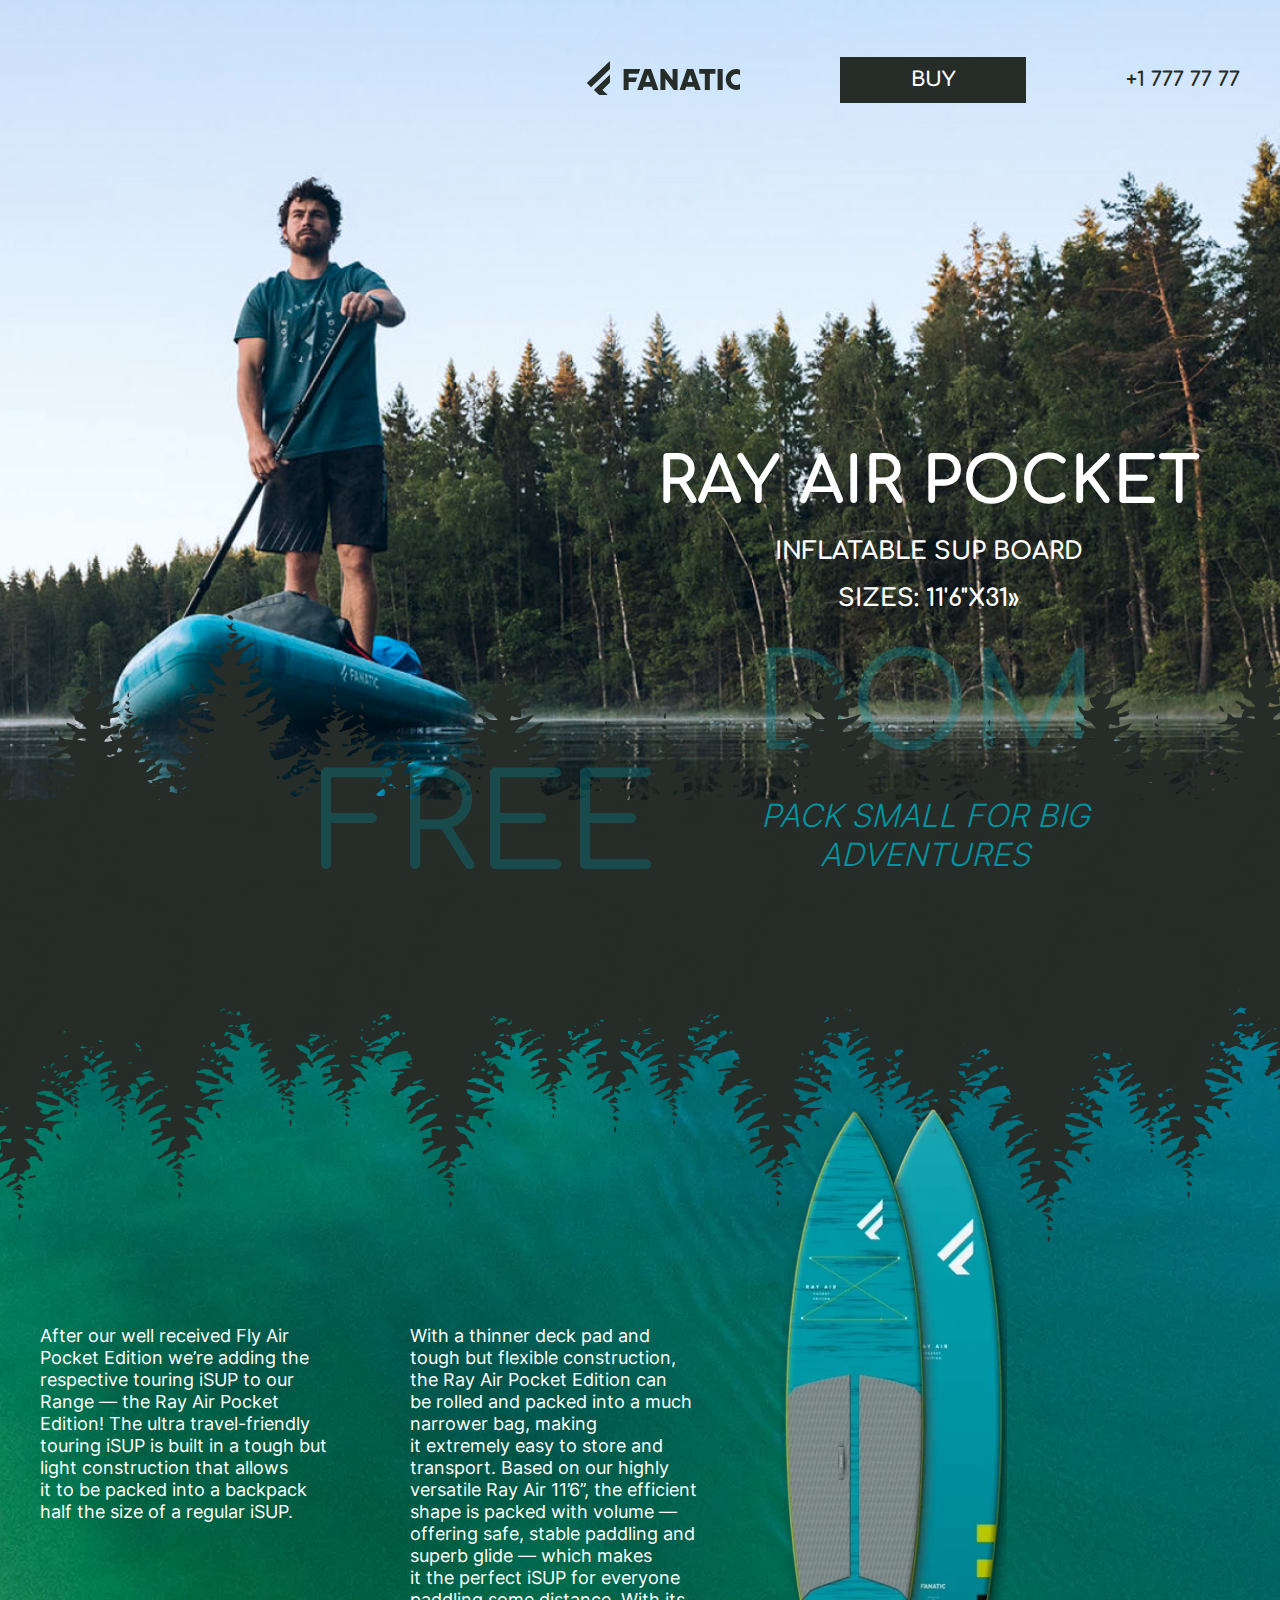
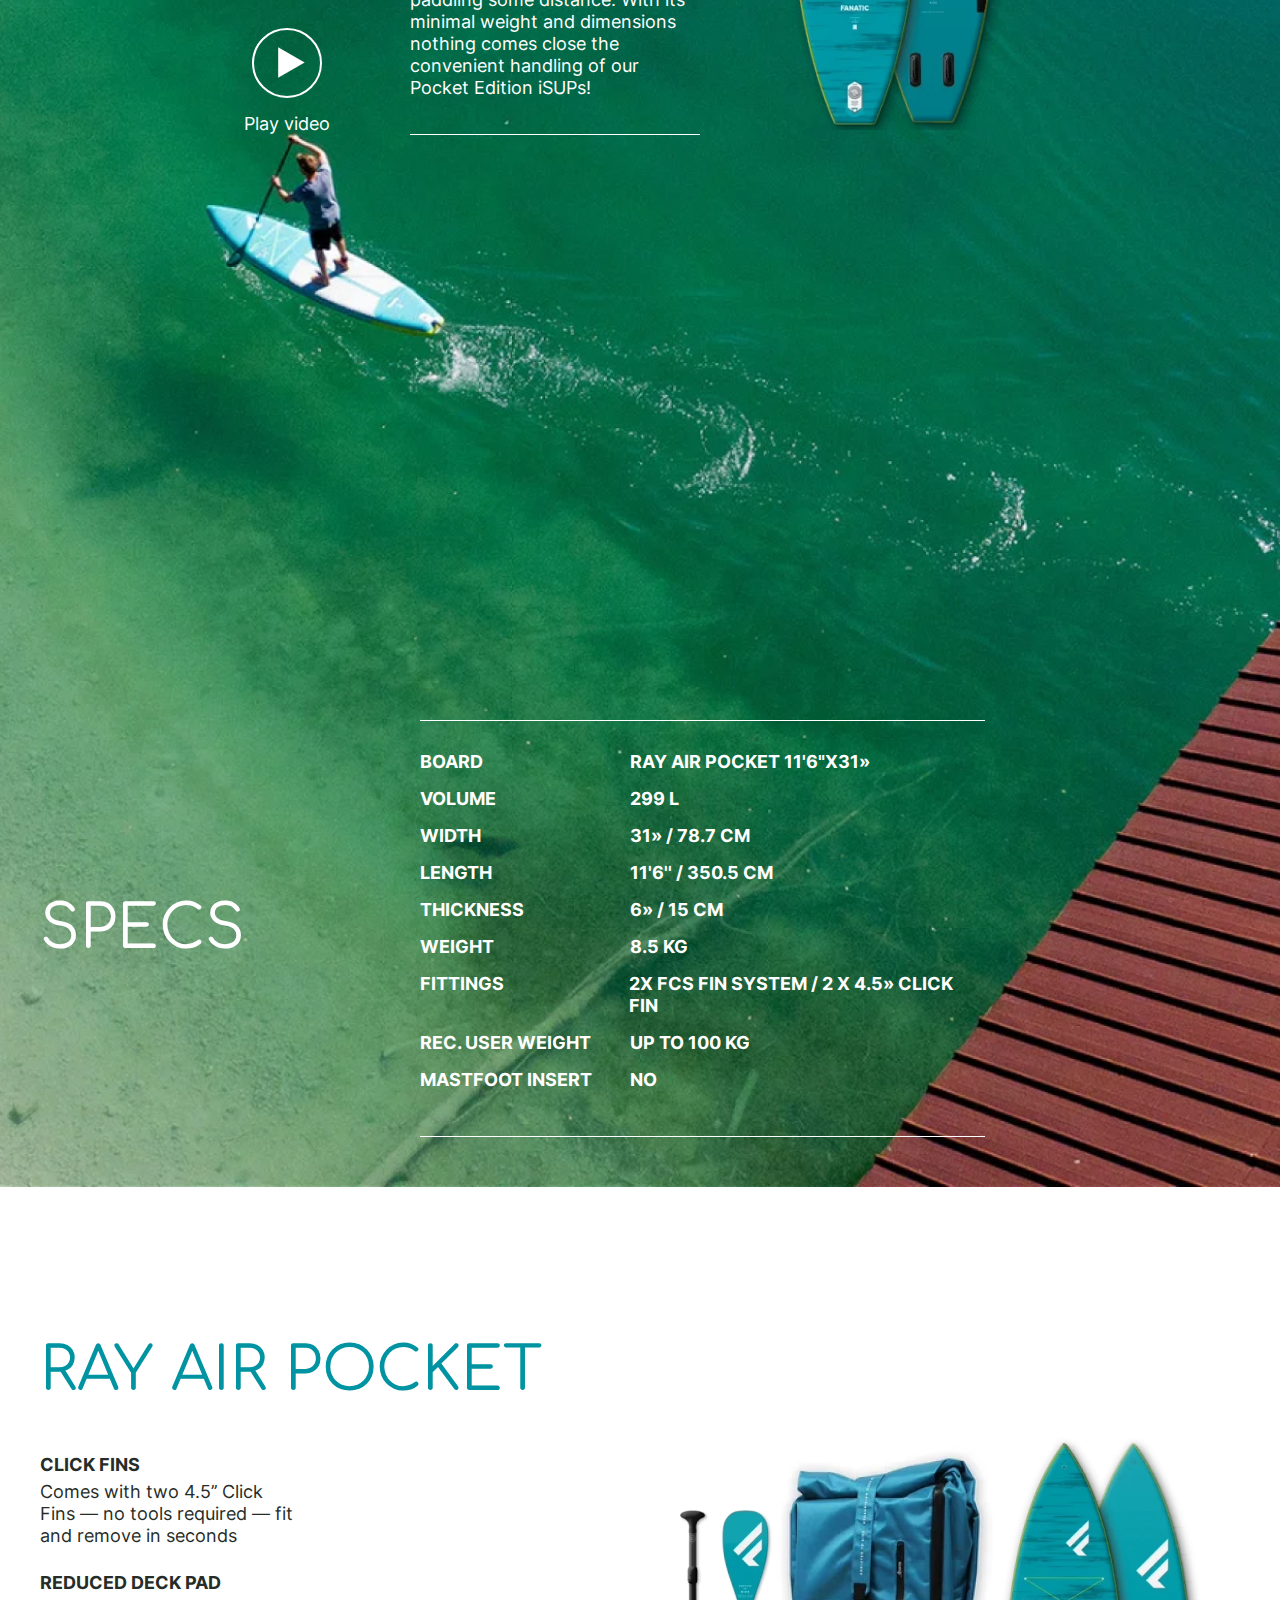
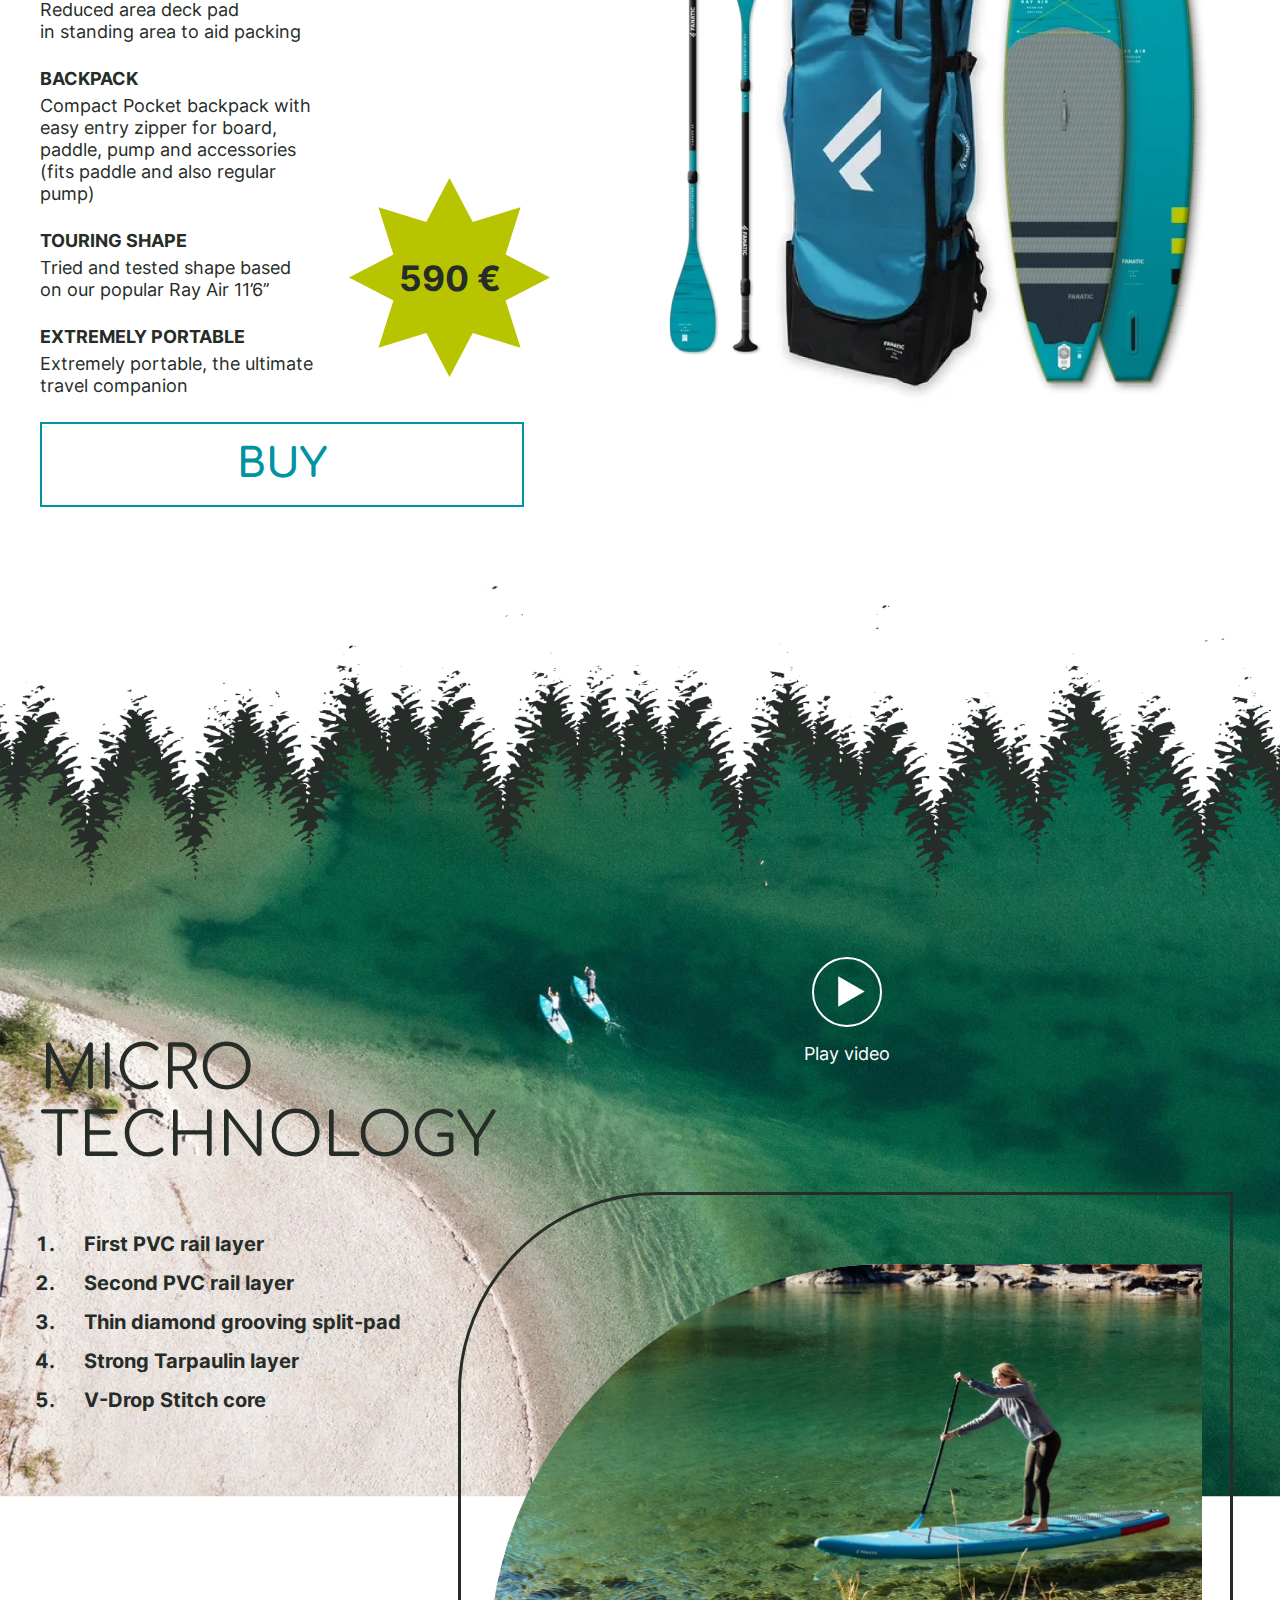
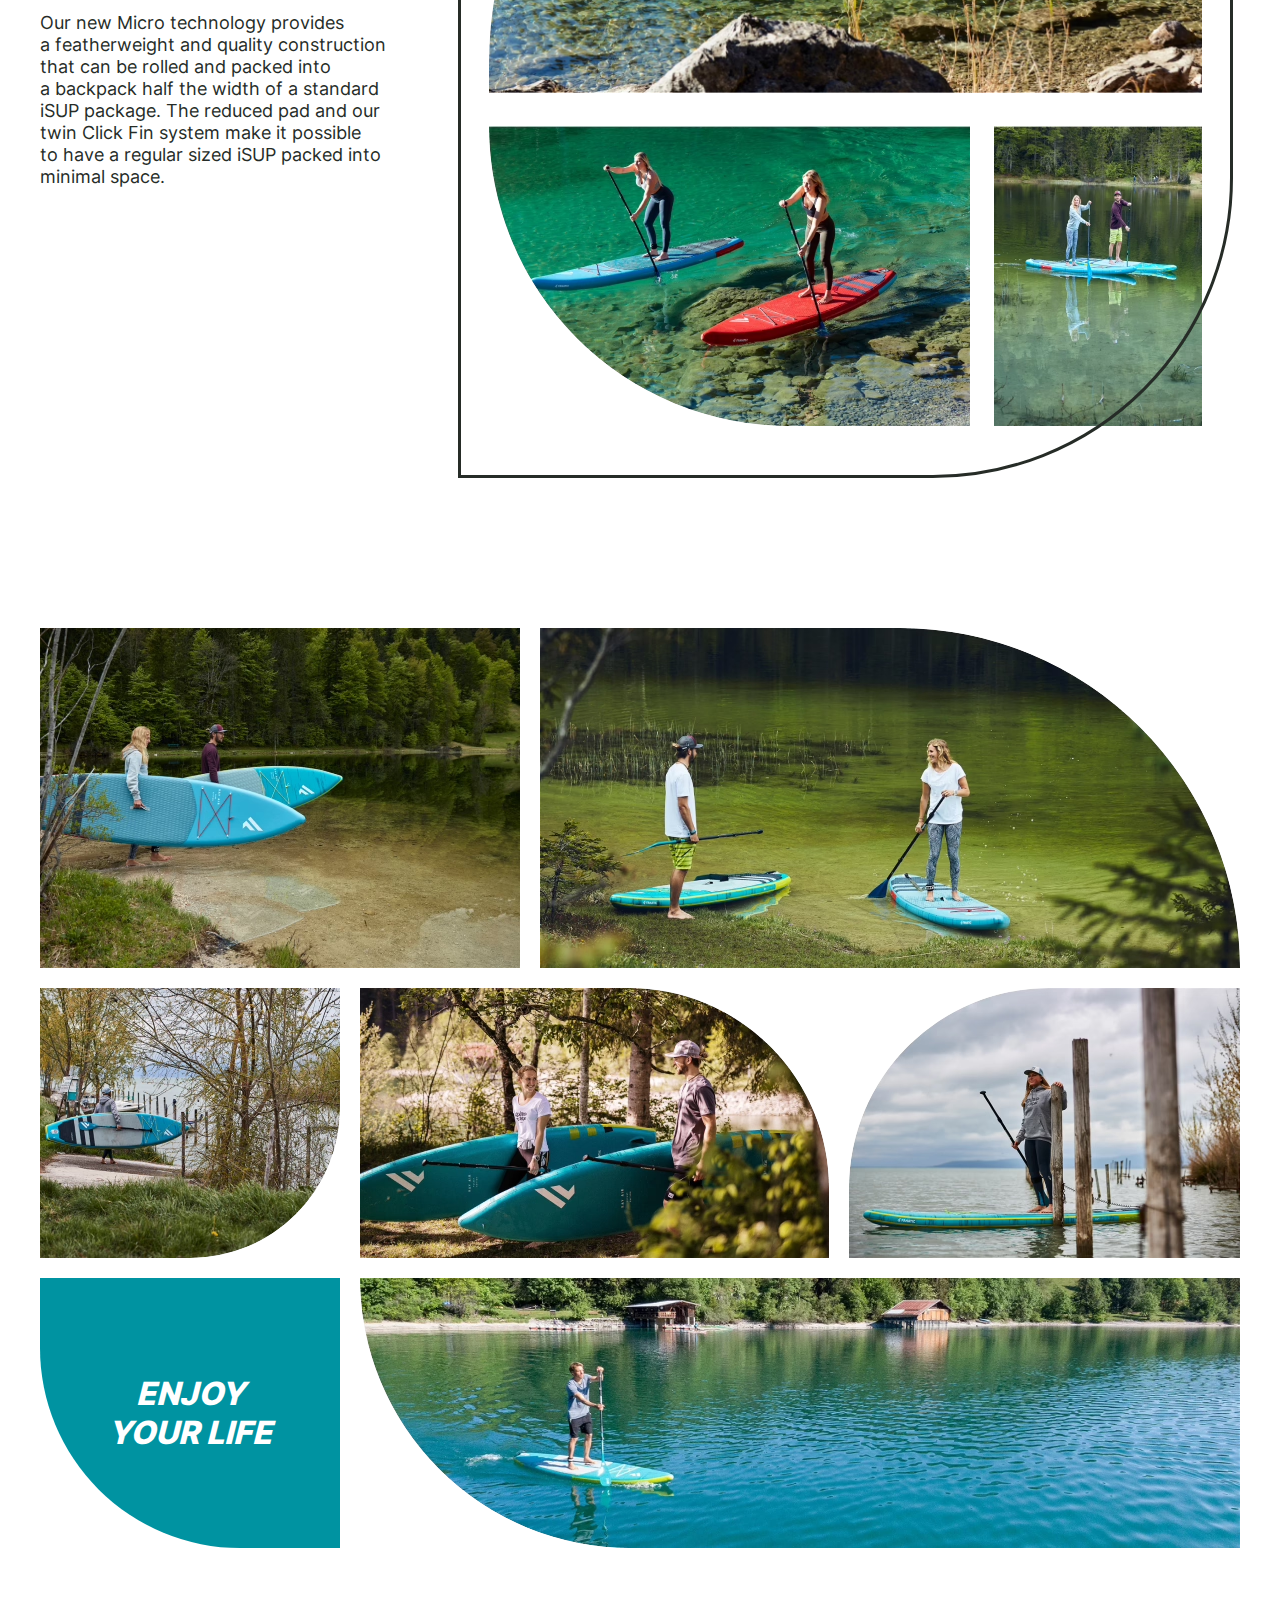
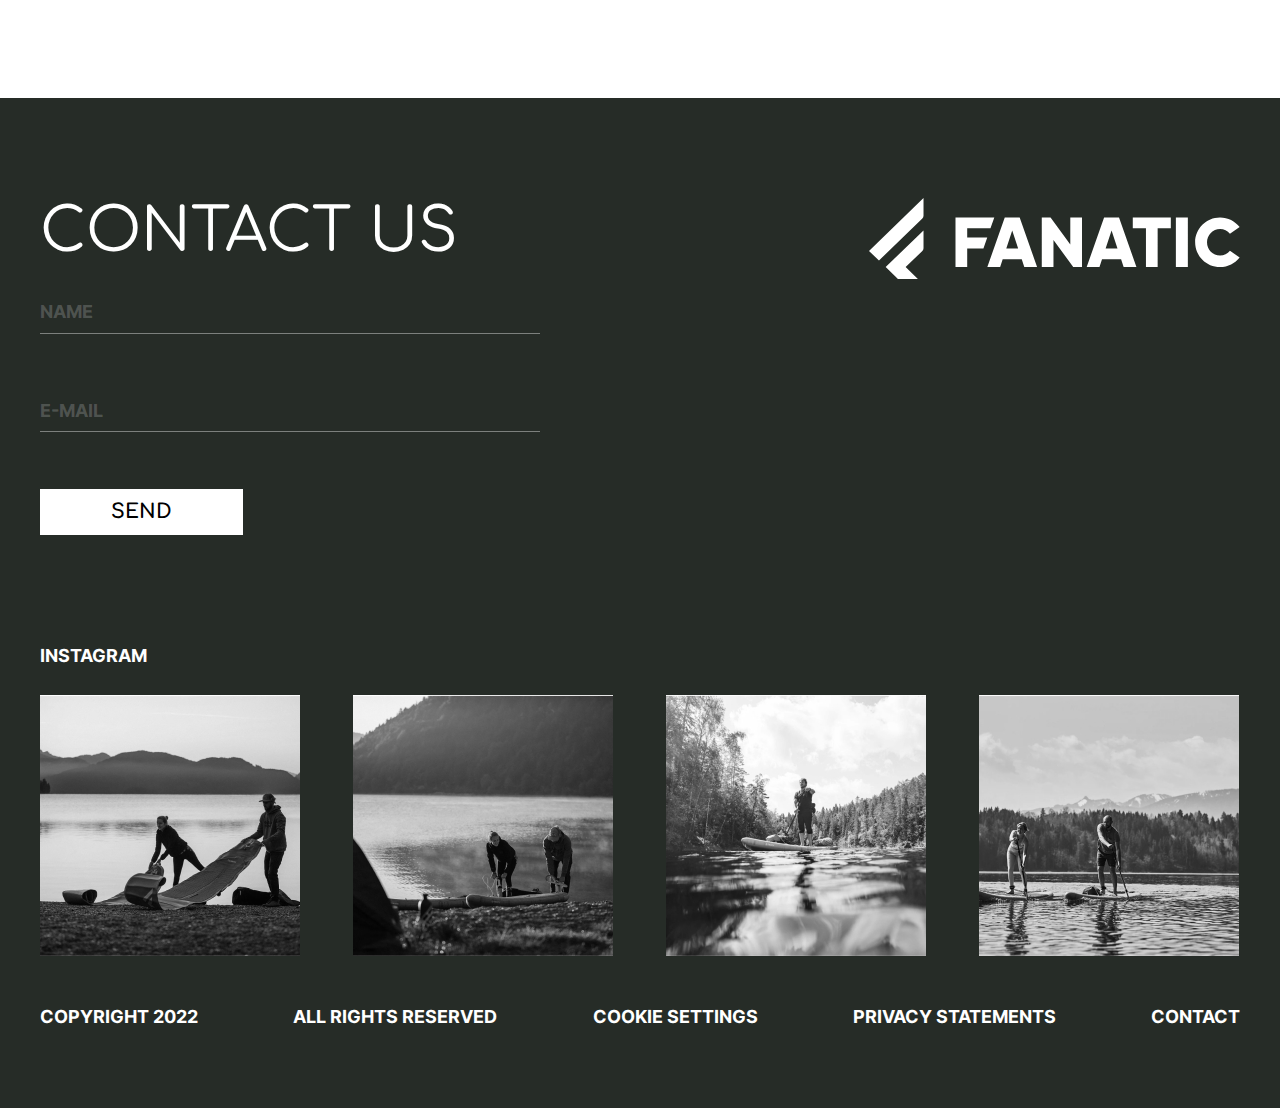
<file: app/index.html>
<!DOCTYPE html>
<html lang="en" class="page">
  <head>
  <meta charset="UTF-8" />
  <meta name="viewport" content="width=device-width, initial-scale=1.0" />
  <link rel="shortcut icon" href="favicon.ico" type="image/x-icon" />
  <meta http-equiv="X-UA-Compatible" content="ie=edge" />
  <meta name="theme-color" content="#111111" />
  <title>Fanatic</title>
  <link
    rel="preload"
    href="fonts/ComfortaaBold.woff2"
    as="font"
    type="font/woff2"
    crossorigin
  />
  <link
  rel="preload"
  href="fonts/ComfortaaRegular.woff2"
  as="font"
  type="font/woff2"
  crossorigin
  />
  <link
  rel="preload"
  href="fonts/InterBold.woff2"
  as="font"
  type="font/woff2"
  crossorigin
  />
  <link
  rel="preload"
  href="fonts/InterExtraBold.woff2"
  as="font"
  type="font/woff2"
  crossorigin
  />
  <link
  rel="preload"
  href="fonts/InterLight.woff2"
  as="font"
  type="font/woff2"
  crossorigin
  />
  <link
  rel="preload"
  href="fonts/InterRegular.woff2"
  as="font"
  type="font/woff2"
  crossorigin
  />
  <link rel="stylesheet" href="css/vendor.css" />
  <link rel="stylesheet" href="css/main.css" />
  <script defer src="js/main.js"></script>
</head>

  <body>
    <header class="header">
  <div class="container">
    <div class="header__top">
      <a class="logo" href="#">
        <svg width="154" height="35" viewBox="0 0 154 35" fill="none" xmlns="http://www.w3.org/2000/svg">
          <path fill-rule="evenodd" clip-rule="evenodd" d="M0.76709 23.1069L24.0054 0.929199V8.37888C24.0054 8.80975 23.8262 9.22293 23.507 9.52755L5.02255 27.1682L0.76709 23.1069ZM7.87719 29.8925L24.0054 14.5003V21.9501C24.0054 22.3808 23.8262 22.794 23.507 23.0986L16.3883 29.8925L17.7892 31.2295L22.0447 35.2908H13.5336L12.1327 33.9538L7.87719 29.8925ZM154.636 23.0702L158.767 25.8717C156.827 28.3164 153.801 29.8889 150.401 29.8889C144.545 29.8889 139.799 25.2254 139.799 19.4726C139.799 13.7199 144.545 9.05641 150.401 9.05641C153.801 9.05641 156.827 10.6288 158.767 13.0736L154.636 15.8751C153.618 14.6602 152.098 13.8865 150.401 13.8865C147.346 13.8865 144.86 16.3924 144.86 19.4726C144.86 22.5528 147.346 25.0588 150.401 25.0588C152.098 25.0588 153.618 24.2851 154.636 23.0702ZM42.6294 17.4935H51.1771L49.5442 22.0767H42.6294V29.8888H37.64V9.05649H54.1829L52.55 13.6396H42.6294V17.4935ZM113.215 9.05649H129.431V13.6396H123.818V29.8888H118.828V13.6396H113.215V9.05649ZM131.586 29.8889H136.692V9.05649H131.586V29.8889ZM101.64 22.0581L104.166 14.5027L106.692 22.0581H101.64ZM100.985 9.05649L93.5635 29.8888H99.0207L100.103 26.6413H108.229L109.311 29.8888H114.769L107.347 9.05649H100.985ZM86.5789 9.05649H91.5683V29.8888H87.8263L79.4065 18.5799V29.8888H74.4171V9.05649H78.1591L86.5789 20.3654V9.05649ZM59.2934 22.0581L61.8194 14.5027L64.3454 22.0581H59.2934ZM58.6387 9.05649L51.2169 29.8888H56.674L57.7567 26.6413H65.8821L66.9648 29.8888H72.4219L65.0002 9.05649H58.6387Z" fill="#262C27"/>
          </svg>
      </a>
      <button class="header__btn btn-reset btn btn--dark">buy</button>
      <a class="header__phone" href="tel:+17777777">+1 777 77 77</a>
    </div>
    <div class="header__content">
      <div class="header__content-box">
        <h1 class="header__title">RAY AIR POCKET</h1>
        <p class="header__text">INFLATABLE SUP BOARD</p>
        <p class="header__text">SIZES: 11'6"X31»</p>
      </div>
      <p class="header__decor-text header__decor-text--one">DOM</p>
      <p class="header__decor-text header__decor-text--two">FREE</p>
      <p class="header__decor-text header__decor-text--three">PACK SMALL FOR BIG ADVENTURES</p>
    </div>
  </div>
</header>

    <main class="main">
      <section class="info">
  <div class="container">
    <div class="info__inner">
      <div class="info__top">
        <p class="info__top-text info__top-text--one">
          After our well received Fly Air Pocket Edition we’re adding the respective touring iSUP to our Range — the Ray Air Pocket Edition! The ultra travel-friendly touring iSUP is built in a tough but light construction that allows it to be packed into a backpack half the size of a regular iSUP.
          <button class="btn-reset popup-btn info__btn">
            <svg width="70" height="70" viewBox="0 0 70 70" fill="none" xmlns="http://www.w3.org/2000/svg">
              <path d="M52.6733 34.5L26.1634 49.6554V19.3446L52.6733 34.5Z" fill="white"/>
              <circle cx="35" cy="35" r="34" stroke="white" stroke-width="2"/>
            </svg>
            <span>Play video</span>
          </button>
        </p>
        <p class="info__top-text info__top-text--two">
          With a thinner deck pad and tough but flexible construction, the Ray Air Pocket Edition can be rolled and packed into a much narrower bag, making it extremely easy to store and transport. Based on our highly versatile Ray Air 11’6’’, the efficient shape is packed with volume — offering safe, stable paddling and superb glide — which makes it the perfect iSUP for everyone paddling some distance. With its minimal weight and dimensions nothing comes close the convenient handling of our Pocket Edition iSUPs!
        </p>
        <picture>
          <source srcset="./img/sup.avif" type="image/avif">
          <source srcset="./img/sup.webp" type="image/webp">
          <img class="info__top-img" src="./img/sup.png" alt="sup">
        </picture>
      </div>
      <div class="info__specs">
        <h3 class="info__specs-title title">SPECS</h3>
        <ul class="info__specs-list">
          <li class="info__specs-item">
            <p class="info__specs-caption">BOARD</p>
            <p class="info__specs-text">RAY AIR POCKET 11'6"X31»</p>
          </li>
          <li class="info__specs-item">
            <p class="info__specs-caption">VOLUME</p>
            <p class="info__specs-text">299 L</p>
          </li>
          <li class="info__specs-item">
            <p class="info__specs-caption">WIDTH</p>
            <p class="info__specs-text">31» / 78.7 CM</p>
          </li>
          <li class="info__specs-item">
            <p class="info__specs-caption">LENGTH</p>
            <p class="info__specs-text">11'6'' / 350.5 CM</p>
          </li>
          <li class="info__specs-item">
            <p class="info__specs-caption">THICKNESS</p>
            <p class="info__specs-text">6» / 15 CM</p>
          </li>
          <li class="info__specs-item">
            <p class="info__specs-caption">WEIGHT</p>
            <p class="info__specs-text">8.5 KG</p>
          </li>
          <li class="info__specs-item">
            <p class="info__specs-caption">FITTINGS</p>
            <p class="info__specs-text">2X FCS FIN SYSTEM / 2 X 4.5» CLICK FIN</p>
          </li>
          <li class="info__specs-item">
            <p class="info__specs-caption">REC. USER WEIGHT</p>
            <p class="info__specs-text">UP TO 100 KG</p>
          </li>
          <li class="info__specs-item">
            <p class="info__specs-caption">MASTFOOT INSERT</p>
            <p class="info__specs-text">NO</p>
          </li>
        </ul>
      </div>
    </div>
  </div>
</section>

      <section class="buy">
  <div class="container">
    <div class="buy__inner">
      <div class="buy__content">
        <h3 class="buy__title title">RAY AIR POCKET</h3>
        <ul class="buy__list">
          <li class="buy__item">
            <p class="buy__item-title">CLICK FINS</p>
            <p class="buy__item-text">
              Comes with two 4.5’’ Click Fins — no tools required — fit and remove in seconds
            </p>
          </li>
          <li class="buy__item">
            <p class="buy__item-title">REDUCED DECK PAD</p>
            <p class="buy__item-text">
              Reduced area deck pad in standing area to aid packing
            </p>
          </li>
          <li class="buy__item">
            <p class="buy__item-title">BACKPACK</p>
            <p class="buy__item-text">
              Compact Pocket backpack with easy entry zipper for board, paddle, pump and accessories (fits paddle and also regular pump)
            </p>
          </li>
          <li class="buy__item">
            <p class="buy__item-title">TOURING SHAPE</p>
            <p class="buy__item-text">
              Tried and tested shape based on our popular Ray Air 11’6’’
            </p>
          </li>
          <li class="buy__item">
            <p class="buy__item-title">EXTREMELY PORTABLE</p>
            <p class="buy__item-text">
              Extremely portable, the ultimate travel companion
            </p>
          </li>
          <div class="buy__price">590 €</div>
        </ul>
        <button class="buy__btn btn-reset">buy</button>
      </div>
      <picture class="buy__img">
        <source srcset="./img/sup-full.avif" type="image/avif">
        <source srcset="./img/sup-full.webp" type="image/webp">
        <img class="buy__img" src="./img/sup-full.jpg" alt="sup">
      </picture>
    </div>
  </div>
</section>

      <section class="technology">
  <div class="technology__top">
    <div class="container">
      <div class="technology__top-inner">
        <button class="btn-reset popup-btn technology__btn">
          <svg width="70" height="70" viewBox="0 0 70 70" fill="none" xmlns="http://www.w3.org/2000/svg">
            <path d="M52.6733 34.5L26.1634 49.6554V19.3446L52.6733 34.5Z" fill="white"/>
            <circle cx="35" cy="35" r="34" stroke="white" stroke-width="2"/>
          </svg>
          <span>Play video</span>
        </button>
        <div class="technology__top-box">
          <h3 class="technology__title title">MICRO TECHNOLOGY</h3>
          <ol class="technology__list">
            <li class="technology__list-item">First PVC rail layer</li>
            <li class="technology__list-item">Second PVC rail layer</li>
            <li class="technology__list-item">Thin diamond grooving split-pad</li>
            <li class="technology__list-item">Strong Tarpaulin layer</li>
            <li class="technology__list-item">V-Drop Stitch core</li>
          </ol>
        </div>
      </div>
    </div>
  </div>
  <div class="gallery">
    <div class="container">
      <div class="gallery__inner">
        <div class="gallery__box">
          <p class="gallery__text">
            Our new Micro technology provides a featherweight and quality construction that can be rolled and packed into a backpack half the width of a standard iSUP package. The reduced pad and our twin Click Fin system make it possible to have a regular sized iSUP packed into minimal space.
          </p>
          <div class="gallery-min">
            <picture class="gallery-min__img gallery-min__img--1">
              <source srcset="./img/gmin-1.avif" type="image/avif">
              <source srcset="./img/gmin-1.webp" type="image/webp">
              <img class="gallery-min__img gallery-min__img--1" src="./img/gmin-1.jpg" alt="image 1">
            </picture>
            <picture class="gallery-min__img gallery-min__img--2">
              <source srcset="./img/gmin-2.avif" type="image/avif">
              <source srcset="./img/gmin-2.webp" type="image/webp">
              <img class="gallery-min__img gallery-min__img--2" src="./img/gmin-2.jpg" alt="image 2">
            </picture>
            <picture class="gallery-min__img">
              <source srcset="./img/gmin-3.avif" type="image/avif">
              <source srcset="./img/gmin-3.webp" type="image/webp">
              <img class="gallery-min__img" src="./img/gmin-3.jpg" alt="image 3">
            </picture>
          </div>
        </div>
        <div class="gallery-max">
          <picture class="gallery-max__img">
            <source srcset="./img/gmax-1.avif" type="image/avif">
            <source srcset="./img/gmax-1.webp" type="image/webp">
            <img class="gallery-max__img gallery-max__img--1" src="./img/gmax-1.jpg" alt="image 1">
          </picture>
          <picture class="gallery-max__img gallery-max__img--2">
            <source srcset="./img/gmax-2.avif" type="image/avif">
            <source srcset="./img/gmax-2.webp" type="image/webp">
            <img class="gallery-max__img gallery-max__img--2" src="./img/gmax-2.jpg" alt="image 2">
          </picture>
          <picture class="gallery-max__img gallery-max__img--3">
            <source srcset="./img/gmax-3.avif" type="image/avif">
            <source srcset="./img/gmax-3.webp" type="image/webp">
            <img class="gallery-max__img gallery-max__img--3" src="./img/gmax-3.jpg" alt="image 3">
          </picture>
          <picture class="gallery-max__img gallery-max__img--4">
            <source srcset="./img/gmax-4.avif" type="image/avif">
            <source srcset="./img/gmax-4.webp" type="image/webp">
            <img class="gallery-max__img gallery-max__img--4" src="./img/gmax-4.jpg" alt="image 4">
          </picture>
          <picture class="gallery-max__img gallery-max__img--5">
            <source srcset="./img/gmax-5.avif" type="image/avif">
            <source srcset="./img/gmax-5.webp" type="image/webp">
            <img class="gallery-max__img gallery-max__img--5" src="./img/gmax-5.jpg" alt="image 5">
          </picture>
          <p class="gallery-max__text">enjoy your life</p>
          <picture class="gallery-max__img gallery-max__img--6">
            <source srcset="./img/gmax-6.avif" type="image/avif">
            <source srcset="./img/gmax-6.webp" type="image/webp">
            <img class="gallery-max__img gallery-max__img--6" src="./img/gmax-6.jpg" alt="image 6">
          </picture>
        </div>
      </div>
    </div>
  </div>
</section>

    </main>
    <footer class="footer">
  <div class="container">
    <div class="footer__inner">
      <div class="footer__top">
        <form action="#" class="footer__form">
          <h3 class="footer__title title">contact us</h3>
          <input class="footer__form-input" type="text" placeholder="NAME">
          <input class="footer__form-input" type="email" placeholder="E-MAIL">
          <button class="footer__form-btn btn-reset btn btn--white">send</button>
        </form>
        <a class="footer__logo" href="#">
          <svg width="371" height="81" viewBox="0 0 371 81" fill="none" xmlns="http://www.w3.org/2000/svg">
            <path fill-rule="evenodd" clip-rule="evenodd" d="M0 52.9245L54.5131 0V17.7778C54.5131 18.806 54.0925 19.792 53.3437 20.5189L9.98256 62.6163L0 52.9245ZM16.679 69.1175L54.5131 32.3858V50.1638C54.5131 51.1918 54.0925 52.1778 53.3437 52.9047L36.6446 69.1175L39.9308 72.308L49.9136 82H29.9481L26.6616 78.8093L16.679 69.1175ZM360.948 52.8369L370.64 59.5223C366.089 65.3563 358.99 69.1089 351.015 69.1089C337.279 69.1089 326.143 57.9799 326.143 44.2516C326.143 30.5234 337.279 19.3946 351.015 19.3946C358.99 19.3946 366.089 23.147 370.64 28.9812L360.948 35.6665C358.562 32.7673 354.995 30.9211 351.015 30.9211C343.847 30.9211 338.016 36.9011 338.016 44.2516C338.016 51.6022 343.847 57.5824 351.015 57.5824C354.995 57.5824 358.562 55.7362 360.948 52.8369ZM98.2016 39.5287H118.253L114.422 50.466H98.2016V69.1087H86.4974V19.3948H125.304L121.474 30.3319H98.2016V39.5287ZM263.783 19.3948H301.822V30.3319H288.655V69.1087H276.95V30.3319H263.783V19.3948ZM306.878 69.1089H318.857V19.3948H306.878V69.1089ZM236.63 50.4217L242.556 32.3915L248.481 50.4217H236.63ZM235.094 19.3948L217.684 69.1087H230.486L233.026 61.3589H252.086L254.626 69.1087H267.427L250.017 19.3948H235.094ZM201.299 19.3948H213.004V69.1087H204.225L184.474 42.1212V69.1087H172.77V19.3948H181.548L201.299 46.3823V19.3948ZM137.292 50.4217L143.218 32.3915L149.144 50.4217H137.292ZM135.757 19.3948L118.346 69.1087H131.148L133.688 61.3589H152.748L155.288 69.1087H168.09L150.679 19.3948H135.757Z" fill="white"/>
          </svg>
        </a>
      </div>
      <p class="footer__social-title">instagram</p>
      <div class="footer__gallery">
        <img class="footer__gallery-item" src="./img/inst-1.jpg" alt="image 1">
        <img class="footer__gallery-item" src="./img/inst-2.jpg" alt="image 2">
        <img class="footer__gallery-item" src="./img/inst-3.jpg" alt="image 3">
        <img class="footer__gallery-item" src="./img/inst-4.jpg" alt="image 4">
      </div>
      <ul class="footer__menu-list">
        <li class="footer__menu-item">
          <a href="#" class="footer__menu-link">COPYRIGHT 2022</a>
        </li>
        <li class="footer__menu-item">
          <a href="#" class="footer__menu-link">ALL RIGHTS RESERVED</a>
        </li>
        <li class="footer__menu-item">
          <a href="#" class="footer__menu-link">COOKIE SETTINGS</a>
        </li>
        <li class="footer__menu-item">
          <a href="#" class="footer__menu-link">PRIVACY STATEMENTS</a>
        </li>
        <li class="footer__menu-item">
          <a href="#" class="footer__menu-link">CONTACT</a>
        </li>
      </ul>
    </div>
  </div>
</footer>

  </body>
</html>
</file>
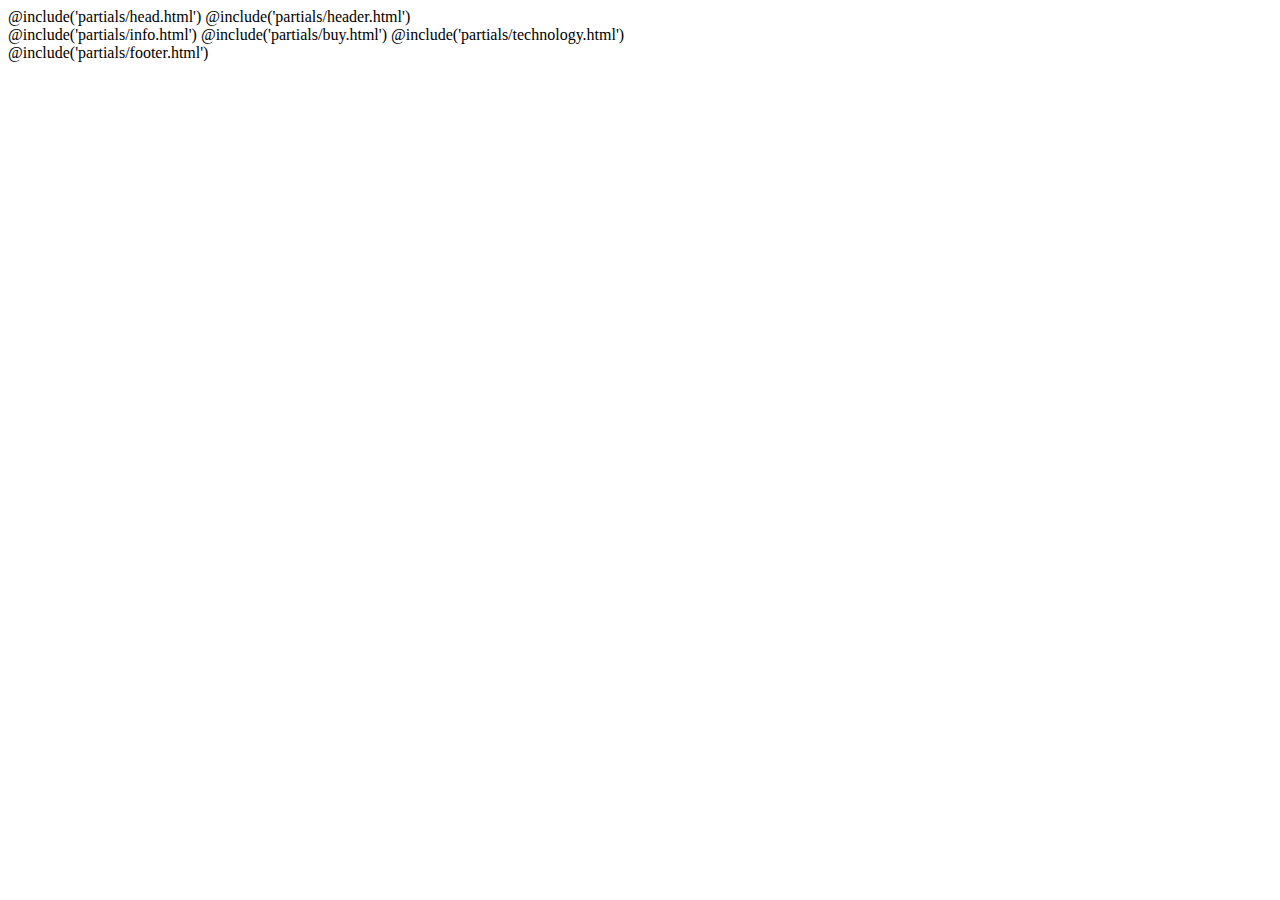
<file: src/index.html>
<!DOCTYPE html>
<html lang="en" class="page">
  @include('partials/head.html')

  <body>
    @include('partials/header.html')
    <main class="main">
      @include('partials/info.html')
      @include('partials/buy.html')
      @include('partials/technology.html')
    </main>
    @include('partials/footer.html')
  </body>
</html>
</file>
<file: app/css/main.css>
:root {
  --color-white: #fff;
  --color-dark: #262c27;
  --color-blue: #0093a1;
  --color-green: #b9c400;
}

/* stylelint-disable */ /* stylelint-disable */ /* stylelint-disable */
.custom-checkbox__field:checked + .custom-checkbox__content::after {
  opacity: 1;
}

.custom-checkbox__field:focus + .custom-checkbox__content::before {
  outline: 2px solid #f00;
  outline-offset: 2px;
}

.custom-checkbox__field:disabled + .custom-checkbox__content {
  opacity: 0.4;
  pointer-events: none;
}

/* stylelint-disable */ /* stylelint-disable */
@font-face {
  font-family: "Comfortaa";
  src: url("../fonts/../fonts/ComfortaaBold.woff2") format("woff2");
  font-weight: 700;
  font-display: swap;
  font-style: normal;
}
@font-face {
  font-family: "Comfortaa";
  src: url("../fonts/../fonts/ComfortaaRegular.woff2") format("woff2");
  font-weight: 400;
  font-display: swap;
  font-style: normal;
}
@font-face {
  font-family: "Inter";
  src: url("../fonts/../fonts/InterBold.woff2") format("woff2");
  font-weight: 700;
  font-display: swap;
  font-style: normal;
}
@font-face {
  font-family: "Inter";
  src: url("../fonts/../fonts/InterExtraBold.woff2") format("woff2");
  font-weight: 800;
  font-display: swap;
  font-style: normal;
}
@font-face {
  font-family: "Inter";
  src: url("../fonts/../fonts/InterRegular.woff2") format("woff2");
  font-weight: 400;
  font-display: swap;
  font-style: normal;
}
@font-face {
  font-family: "Inter";
  src: url("../fonts/../fonts/InterLight.woff2") format("woff2");
  font-weight: 300;
  font-display: swap;
  font-style: normal;
}
html {
  -webkit-box-sizing: border-box;
  box-sizing: border-box;
}

*,
*::before,
*::after {
  -webkit-box-sizing: inherit;
  box-sizing: inherit;
}

h1, h2, h3, h4, p {
  margin: 0;
}

body {
  font-family: "Inter", sans-serif;
  font-weight: 400;
  font-size: 18px;
  line-height: 22px;
  color: var(--color-dark);
  background-color: var(--color-white);
}

body.lock {
  overflow: hidden;
}

img {
  height: auto;
  max-width: 100%;
  -o-object-fit: cover;
  object-fit: cover;
}

a {
  text-decoration: none;
  color: inherit;
}

ul {
  list-style: none;
  margin: 0;
  padding: 0;
}

.container {
  max-width: 1230px;
  padding: 0 15px;
  margin: 0 auto;
}

.btn-reset {
  border: none;
  padding: 0;
  background: transparent;
  cursor: pointer;
}

.btn {
  font-family: "Comfortaa", sans-serif;
  font-weight: 700;
  font-size: 20px;
  line-height: 22px;
  padding: 12px 71px;
  text-transform: uppercase;
}
.btn--dark {
  background-color: var(--color-dark);
  color: var(--color-white);
  -webkit-transition: background-color 0.3s ease-in-out, color 0.3s ease-in-out;
  -o-transition: background-color 0.3s ease-in-out, color 0.3s ease-in-out;
  transition: background-color 0.3s ease-in-out, color 0.3s ease-in-out;
}
.btn--dark:hover {
  background-color: var(--color-green);
  color: var(--color-dark);
}
.btn--white {
  background-color: var(--color-white);
  color: #000;
  -webkit-transition: background-color 0.3s ease-in-out;
  -o-transition: background-color 0.3s ease-in-out;
  transition: background-color 0.3s ease-in-out;
}
.btn--white:hover {
  background-color: var(--color-green);
}

.popup-btn {
  position: absolute;
  text-align: center;
}
.popup-btn:hover span {
  color: var(--color-blue);
}
.popup-btn:hover path {
  fill: var(--color-green);
}
.popup-btn:hover circle {
  stroke: var(--color-green);
}
.popup-btn path {
  -webkit-transition: fill 0.3s ease-in-out;
  -o-transition: fill 0.3s ease-in-out;
  transition: fill 0.3s ease-in-out;
}
.popup-btn circle {
  -webkit-transition: stroke 0.3s ease-in-out;
  -o-transition: stroke 0.3s ease-in-out;
  transition: stroke 0.3s ease-in-out;
}
.popup-btn span {
  display: block;
  padding-top: 12px;
  color: var(--color-white);
  -webkit-transition: color 0.3s ease-in-out;
  -o-transition: color 0.3s ease-in-out;
  transition: color 0.3s ease-in-out;
}

.input-reset {
  -webkit-appearance: none;
  -moz-appearance: none;
  appearance: none;
  border: none;
  border-radius: 0;
  background-color: #fff;
}
.input-reset::-webkit-search-decoration, .input-reset::-webkit-search-cancel-button, .input-reset::-webkit-search-results-button, .input-reset::-webkit-search-results-decoration {
  display: none;
}

.visually-hidden {
  position: absolute;
  overflow: hidden;
  margin: -1px;
  border: 0;
  padding: 0;
  width: 1px;
  height: 1px;
  clip: rect(0 0 0 0);
}

.title {
  text-transform: uppercase;
  font-family: "Comfortaa", cursive;
  font-weight: 400;
  font-size: 60px;
  line-height: 67px;
}
@media (max-width: 630px) {
  .title {
    font-size: 48px;
    line-height: 56px;
  }
}

.title-descr {
  margin: 0;
  margin-bottom: 53px;
  font-family: "Playfair";
  font-weight: 700;
  font-size: 54px;
  line-height: 58px;
  text-align: center;
}
@media (max-width: 768px) {
  .title-descr {
    font-size: 32px;
    line-height: 42px;
  }
}

.header {
  position: relative;
  min-height: 100vh;
  background-image: url("../img/header-bg.jpg");
  background-size: cover;
  background-position: center;
  background-repeat: no-repeat;
  margin-bottom: 80px;
}
.header::before {
  content: "";
  position: absolute;
  bottom: 0;
  left: 0;
  right: 0;
  height: 456px;
  background-image: url("../img/header-decor.svg");
  background-size: cover;
  background-position: center;
  background-repeat: no-repeat;
  -webkit-transform: translateY(35%);
  -ms-transform: translateY(35%);
  transform: translateY(35%);
  z-index: 2;
}
.header::after {
  content: "";
  position: absolute;
  bottom: 0;
  left: 0;
  right: 0;
  height: 456px;
  background-image: url("../img/header-decor.svg");
  background-size: cover;
  background-position: center;
  background-repeat: no-repeat;
  -webkit-transform: translateY(75%) rotate(180deg);
  -ms-transform: translateY(75%) rotate(180deg);
  transform: translateY(75%) rotate(180deg);
  z-index: 3;
}
.header__top {
  display: -webkit-box;
  display: -ms-flexbox;
  display: flex;
  -webkit-box-align: center;
  -ms-flex-align: center;
  align-items: center;
  -webkit-box-pack: end;
  -ms-flex-pack: end;
  justify-content: flex-end;
  padding: 57px 0;
  gap: 100px;
}
@media (max-width: 720px) {
  .header__top {
    -ms-flex-wrap: wrap;
    flex-wrap: wrap;
    -webkit-box-pack: center;
    -ms-flex-pack: center;
    justify-content: center;
    gap: 30px 90px;
  }
}
.header__phone {
  font-family: "Comfortaa", cursive;
  font-weight: 700;
  font-size: 20px;
  line-height: 22px;
}
@media (max-width: 720px) {
  .header__btn {
    width: 70%;
  }
}
.header__content {
  position: relative;
  min-height: calc(100vh - 161px);
  display: -webkit-box;
  display: -ms-flexbox;
  display: flex;
  -webkit-box-align: center;
  -ms-flex-align: center;
  align-items: center;
  -webkit-box-pack: end;
  -ms-flex-pack: end;
  justify-content: flex-end;
}
@media (max-width: 414px) {
  .header__content {
    z-index: 5;
  }
}
.header__content-box {
  max-width: 550px;
  text-align: center;
  margin-right: 40px;
  font-family: "Comfortaa", cursive;
  font-weight: 700;
  color: var(--color-white);
}
@media (max-width: 720px) {
  .header__content-box {
    margin-right: 0;
  }
}
.header__title {
  text-transform: uppercase;
  margin-bottom: 20px;
  font-size: 64px;
  line-height: 71px;
}
@media (max-width: 375px) {
  .header__title {
    font-size: 55px;
    line-height: 60px;
  }
}
.header__text {
  margin: 0;
  font-size: 24px;
  line-height: 27px;
}
.header__text:not(:last-child) {
  margin-bottom: 20px;
}
.header__decor-text {
  position: absolute;
  bottom: 25px;
  color: var(--color-blue);
}
@media (max-width: 414px) {
  .header__decor-text {
    display: none;
  }
}
.header__decor-text--one {
  right: 142px;
  bottom: 120px;
  font-family: "Comfortaa", cursive;
  font-weight: 400;
  font-size: 130px;
  line-height: 145px;
  opacity: 0.3;
  z-index: 1;
}
.header__decor-text--two {
  left: 276px;
  bottom: 0;
  font-family: "Comfortaa", cursive;
  font-weight: 400;
  font-size: 130px;
  line-height: 145px;
  opacity: 0.3;
  z-index: 4;
}
@media (max-width: 1230px) {
  .header__decor-text--two {
    left: 0;
  }
}
.header__decor-text--three {
  max-width: 360px;
  right: 135px;
  font-weight: 300;
  font-size: 32px;
  line-height: 39px;
  font-style: italic;
  text-align: center;
  z-index: 4;
}

.logo path {
  -webkit-transition: fill 0.3s ease-in-out;
  -o-transition: fill 0.3s ease-in-out;
  transition: fill 0.3s ease-in-out;
}
.logo:hover path {
  fill: var(--color-blue);
  -webkit-transition: fill 0.3s ease-in-out;
  -o-transition: fill 0.3s ease-in-out;
  transition: fill 0.3s ease-in-out;
}

.info {
  position: relative;
  background-image: url("../img/info-bg.jpg");
  background-size: cover;
  background-position: center;
  background-repeat: no-repeat;
}
.info::before {
  content: "";
  position: absolute;
  height: 130px;
  background-color: #262c27;
  top: 0;
  left: 0;
  right: 0;
  -webkit-transform: translateY(-180px);
  -ms-transform: translateY(-180px);
  transform: translateY(-180px);
  z-index: 1;
}
.info__top {
  display: -webkit-box;
  display: -ms-flexbox;
  display: flex;
  gap: 80px;
  padding-top: 100px;
  margin-bottom: 65vh;
}
@media (max-width: 1024px) {
  .info__top {
    display: block;
  }
}
.info__top-text {
  position: relative;
  padding-top: 245px;
  max-width: 290px;
  color: var(--color-white);
}
@media (max-width: 1024px) {
  .info__top-text {
    max-width: 100%;
  }
}
.info__top-text--one {
  padding-bottom: 125px;
}
.info__top-text--two {
  border-bottom: 1px solid #fff;
}
@media (max-width: 1024px) {
  .info__top-text--two {
    padding-bottom: 25px;
    padding-top: 45px;
  }
}
.info__btn {
  bottom: 0;
  right: 0;
}
.info__top-img {
  position: relative;
  z-index: 6;
}
@media (max-width: 1024px) {
  .info__top-img {
    display: block;
    width: 227px;
    margin: 0 auto;
  }
}
.info__specs {
  display: -webkit-box;
  display: -ms-flexbox;
  display: flex;
  -webkit-box-align: center;
  -ms-flex-align: center;
  align-items: center;
  gap: 130px;
  padding-bottom: 50px;
  color: var(--color-white);
}
@media (max-width: 1024px) {
  .info__specs {
    display: block;
  }
}
.info__specs-title {
  width: 250px;
}
.info__specs-list {
  border-top: 1px solid #fff;
  border-bottom: 1px solid #fff;
  padding: 30px 0;
  max-width: 565px;
  width: 100%;
}
@media (max-width: 630px) {
  .info__specs-list {
    max-width: 100%;
  }
}
.info__specs-item {
  display: -webkit-box;
  display: -ms-flexbox;
  display: flex;
  gap: 25px;
  margin-bottom: 15px;
  font-weight: 700;
}
@media (max-width: 630px) {
  .info__specs-item {
    display: block;
  }
}
.info__specs-caption {
  width: 185px;
}

.buy {
  padding: 150px 0 0;
}
.buy__inner {
  display: -webkit-box;
  display: -ms-flexbox;
  display: flex;
  -webkit-box-align: center;
  -ms-flex-align: center;
  align-items: center;
  gap: 90px;
}
@media (max-width: 1230px) {
  .buy__inner {
    -ms-flex-wrap: wrap;
    flex-wrap: wrap;
    -webkit-box-pack: center;
    -ms-flex-pack: center;
    justify-content: center;
  }
}
.buy__content {
  position: relative;
  max-width: 510px;
  width: 100%;
}
@media (max-width: 1230px) {
  .buy__content {
    max-width: 100%;
  }
}
.buy__title {
  margin-bottom: 50px;
  max-width: 502px;
  color: var(--color-blue);
}
.buy__list {
  margin-bottom: 25px;
}
.buy__item {
  margin-bottom: 25px;
  width: 285px;
}
@media (max-width: 1230px) {
  .buy__item {
    width: 100%;
    max-width: 600px;
  }
}
.buy__item:hover .buy__item-title {
  color: var(--color-blue);
}
.buy__item-title {
  font-weight: 700;
  text-transform: uppercase;
  margin-bottom: 5px;
  -webkit-transition: color 0.3s ease-in-out;
  -o-transition: color 0.3s ease-in-out;
  transition: color 0.3s ease-in-out;
}
.buy__price {
  position: absolute;
  right: 0;
  bottom: 130px;
  width: 201px;
  height: 199px;
  font-weight: 700;
  font-size: 35px;
  line-height: 42px;
  display: -webkit-box;
  display: -ms-flexbox;
  display: flex;
  -webkit-box-pack: center;
  -ms-flex-pack: center;
  justify-content: center;
  -webkit-box-align: center;
  -ms-flex-align: center;
  align-items: center;
  background-image: url("../img/star.svg");
  background-size: cover;
  -webkit-transition: -webkit-transform 0.3s ease-in-out;
  transition: -webkit-transform 0.3s ease-in-out;
  -o-transition: transform 0.3s ease-in-out;
  transition: transform 0.3s ease-in-out;
  transition: transform 0.3s ease-in-out, -webkit-transform 0.3s ease-in-out;
}
@media (max-width: 1230px) {
  .buy__price {
    pointer-events: none;
  }
}
@media (max-width: 840px) {
  .buy__price {
    bottom: auto;
    top: -350px;
  }
}
@media (max-width: 500px) {
  .buy__price {
    width: 170px;
    height: 168px;
    top: -185px;
  }
}
.buy__price:hover {
  -webkit-transform: scale(1.2);
  -ms-transform: scale(1.2);
  transform: scale(1.2);
}
.buy__btn {
  font-family: "Comfortaa", cursive;
  font-weight: 700;
  font-size: 40px;
  line-height: 45px;
  text-transform: uppercase;
  color: var(--color-blue);
  border: 2px solid var(--color-blue);
  padding: 18px;
  text-align: center;
  max-width: 484px;
  width: 100%;
  -webkit-transition: background-color 0.3s ease-in-out, color 0.3s ease-in-out, border-color 0.3s ease-in-out;
  -o-transition: background-color 0.3s ease-in-out, color 0.3s ease-in-out, border-color 0.3s ease-in-out;
  transition: background-color 0.3s ease-in-out, color 0.3s ease-in-out, border-color 0.3s ease-in-out;
}
.buy__btn:hover {
  background-color: var(--color-green);
  border-color: var(--color-green);
  color: var(--color-dark);
}
@media (max-width: 1230px) {
  .buy__img {
    -webkit-box-ordinal-group: 0;
    -ms-flex-order: -1;
    order: -1;
  }
}

.technology {
  margin-bottom: 150px;
}
.technology__top {
  background-image: url("../img/tech-bg.png");
  background-size: cover;
  background-position: center;
  background-repeat: no-repeat;
}
.technology__top-inner {
  position: relative;
  min-height: 110vh;
}
.technology__btn {
  right: 350px;
  top: 50vh;
}
@media (max-width: 720px) {
  .technology__btn {
    right: 50px;
    top: 40vh;
  }
}
.technology__top-box {
  position: absolute;
  left: 0;
  bottom: 70px;
}
.technology__title {
  max-width: 470px;
  margin-bottom: 62px;
}
@media (max-width: 414px) {
  .technology__title {
    font-size: 32px;
    line-height: 36px;
  }
}
.technology__list {
  margin: 0;
  padding-left: 20px;
}
.technology__list-item {
  padding-left: 24px;
  font-weight: 700;
  font-size: 20px;
  line-height: 24px;
  margin-bottom: 15px;
}

.gallery__box {
  display: -webkit-box;
  display: -ms-flexbox;
  display: flex;
  gap: 68px;
  margin-top: 115px;
}
@media (max-width: 1175px) {
  .gallery__box {
    -ms-flex-wrap: wrap;
    flex-wrap: wrap;
  }
}
.gallery__text {
  width: 350px;
}
@media (max-width: 1175px) {
  .gallery__text {
    width: 100%;
  }
}

.gallery-min {
  position: relative;
  display: -ms-grid;
  display: grid;
  gap: 30px 24px;
  -ms-grid-columns: 481px 208px;
  grid-template-columns: 481px 208px;
  -ms-grid-rows: 432px 300px;
  grid-template-rows: 432px 300px;
  margin-top: -35%;
  margin-bottom: 150px;
  padding: 72px 31px 52px;
}
@media (max-width: 1175px) {
  .gallery-min {
    margin-top: 0;
    -ms-grid-columns: 2fr 1fr;
    grid-template-columns: 2fr 1fr;
    -ms-grid-rows: auto auto;
    grid-template-rows: auto auto;
    width: 100%;
  }
}
@media (max-width: 840px) {
  .gallery-min {
    margin-bottom: 50px;
  }
}
@media (max-width: 630px) {
  .gallery-min {
    padding: 20px 10px 20px;
  }
}
@media (max-width: 414px) {
  .gallery-min {
    gap: 10px;
  }
}
.gallery-min::before {
  content: "";
  position: absolute;
  inset: 0;
  border: 3px solid #262c27;
  border-radius: 200px 0 300px;
  z-index: 5;
}
@media (max-width: 414px) {
  .gallery-min::before {
    display: none;
  }
}
@media (max-width: 1175px) {
  .gallery-min__img {
    width: 100%;
    -ms-flex-item-align: stretch;
    -ms-grid-row-align: stretch;
    align-self: stretch;
    height: 100%;
  }
}
.gallery-min__img--1 {
  -ms-grid-column: 1;
  -ms-grid-column-span: 2;
  grid-column: 1/3;
  border-radius: 400px 0 0 0;
}
.gallery-min__img--2 {
  border-radius: 0px 0px 0px 300px;
}

.gallery-max {
  display: -ms-grid;
  display: grid;
  gap: 20px;
  -ms-grid-columns: 300px 469px 391px;
  grid-template-columns: 300px 469px 391px;
  -ms-grid-rows: 340px 270px 270px;
  grid-template-rows: 340px 270px 270px;
}
@media (max-width: 1230px) {
  .gallery-max {
    -ms-grid-columns: 1fr 2fr 1fr;
    grid-template-columns: 1fr 2fr 1fr;
    -ms-grid-rows: auto auto auto;
    grid-template-rows: auto auto auto;
    width: 100%;
  }
}
@media (max-width: 414px) {
  .gallery-max {
    gap: 10px;
  }
}
@media (max-width: 1230px) {
  .gallery-max__img {
    width: 100%;
    height: 100%;
    -ms-flex-item-align: stretch;
    -ms-grid-row-align: stretch;
    align-self: stretch;
  }
}
.gallery-max__img--1 {
  max-width: initial;
}
.gallery-max__img--2 {
  grid-column: 2/-1;
  -ms-grid-column-align: end;
  justify-self: end;
  border-radius: 0px 500px 0px 0px;
}
.gallery-max__img--3 {
  border-radius: 0px 0px 150px 0px;
}
.gallery-max__img--4 {
  border-radius: 0px 200px 0px 0px;
}
.gallery-max__img--5 {
  border-radius: 200px 0px 0px 0px;
}
.gallery-max__img--6 {
  grid-column: 2/-1;
  border-radius: 0px 0px 0px 400px;
}
.gallery-max__text {
  display: -webkit-box;
  display: -ms-flexbox;
  display: flex;
  -webkit-box-pack: center;
  -ms-flex-pack: center;
  justify-content: center;
  -webkit-box-align: center;
  -ms-flex-align: center;
  align-items: center;
  padding: 0 50px;
  font-style: italic;
  font-weight: 800;
  font-size: 32px;
  line-height: 39px;
  text-transform: uppercase;
  text-align: center;
  color: var(--color-white);
  background-color: var(--color-blue);
  border-radius: 0px 0px 0px 200px;
}
@media (max-width: 840px) {
  .gallery-max__text {
    font-size: 18px;
    line-height: 20px;
    padding: 0 20px;
  }
}

.footer {
  padding: 100px 0 80px;
  background-color: var(--color-dark);
  color: var(--color-white);
}
.footer__top {
  display: -webkit-box;
  display: -ms-flexbox;
  display: flex;
  -webkit-box-pack: justify;
  -ms-flex-pack: justify;
  justify-content: space-between;
}
@media (max-width: 1000px) {
  .footer__top {
    -webkit-box-orient: vertical;
    -webkit-box-direction: normal;
    -ms-flex-direction: column;
    flex-direction: column;
    -webkit-box-align: center;
    -ms-flex-align: center;
    align-items: center;
  }
}
.footer__title {
  margin-bottom: 27px;
}
@media (max-width: 414px) {
  .footer__title {
    font-size: 34px;
    line-height: 38px;
  }
}
.footer__form {
  max-width: 500px;
  width: 100%;
}
.footer__form-input {
  background-color: transparent;
  border: none;
  border-bottom: 1px solid rgba(255, 255, 255, 0.4);
  display: block;
  width: 100%;
  padding: 10px 0;
  margin-bottom: 57px;
  color: var(--color-white);
}
.footer__form-input::-webkit-input-placeholder {
  font-weight: 700;
  font-size: 18px;
  line-height: 22px;
  color: rgba(255, 255, 255, 0.2);
}
.footer__form-input::-moz-placeholder {
  font-weight: 700;
  font-size: 18px;
  line-height: 22px;
  color: rgba(255, 255, 255, 0.2);
}
.footer__form-input:-ms-input-placeholder {
  font-weight: 700;
  font-size: 18px;
  line-height: 22px;
  color: rgba(255, 255, 255, 0.2);
}
.footer__form-input::-ms-input-placeholder {
  font-weight: 700;
  font-size: 18px;
  line-height: 22px;
  color: rgba(255, 255, 255, 0.2);
}
.footer__form-input::placeholder {
  font-weight: 700;
  font-size: 18px;
  line-height: 22px;
  color: rgba(255, 255, 255, 0.2);
}
.footer__form-btn {
  margin-bottom: 110px;
}
.footer__logo {
  -ms-flex-item-align: start;
  align-self: flex-start;
}
@media (max-width: 1000px) {
  .footer__logo {
    display: inline-block;
    -webkit-box-ordinal-group: 0;
    -ms-flex-order: -1;
    order: -1;
    margin: 0 auto 50px;
  }
}
@media (max-width: 414px) {
  .footer__logo svg {
    width: 90%;
  }
}
.footer__logo path {
  -webkit-transition: fill 0.3s ease-in-out;
  -o-transition: fill 0.3s ease-in-out;
  transition: fill 0.3s ease-in-out;
}
.footer__logo:hover path {
  fill: var(--color-blue);
}
.footer__social-title {
  text-transform: uppercase;
  font-weight: 700;
  margin-bottom: 28px;
}
@media (max-width: 1000px) {
  .footer__social-title {
    text-align: center;
  }
}
.footer__gallery {
  display: -ms-grid;
  display: grid;
  gap: 52px;
  -ms-grid-columns: (1fr)[4];
  grid-template-columns: repeat(4, 1fr);
  margin-bottom: 50px;
}
@media (max-width: 1000px) {
  .footer__gallery {
    -ms-grid-columns: (1fr)[2];
    grid-template-columns: repeat(2, 1fr);
    gap: 20px;
  }
}
@media (max-width: 1230px) {
  .footer__gallery-item {
    width: 100%;
    -ms-flex-item-align: stretch;
    -ms-grid-row-align: stretch;
    align-self: stretch;
  }
}
.footer__menu-list {
  font-weight: 700;
  display: -webkit-box;
  display: -ms-flexbox;
  display: flex;
  -webkit-box-pack: justify;
  -ms-flex-pack: justify;
  justify-content: space-between;
}
@media (max-width: 1000px) {
  .footer__menu-list {
    display: block;
    text-align: center;
  }
}
@media (max-width: 1000px) {
  .footer__menu-item {
    padding: 15px 0;
  }
}
/*# sourceMappingURL=main.css.map */
</file>
